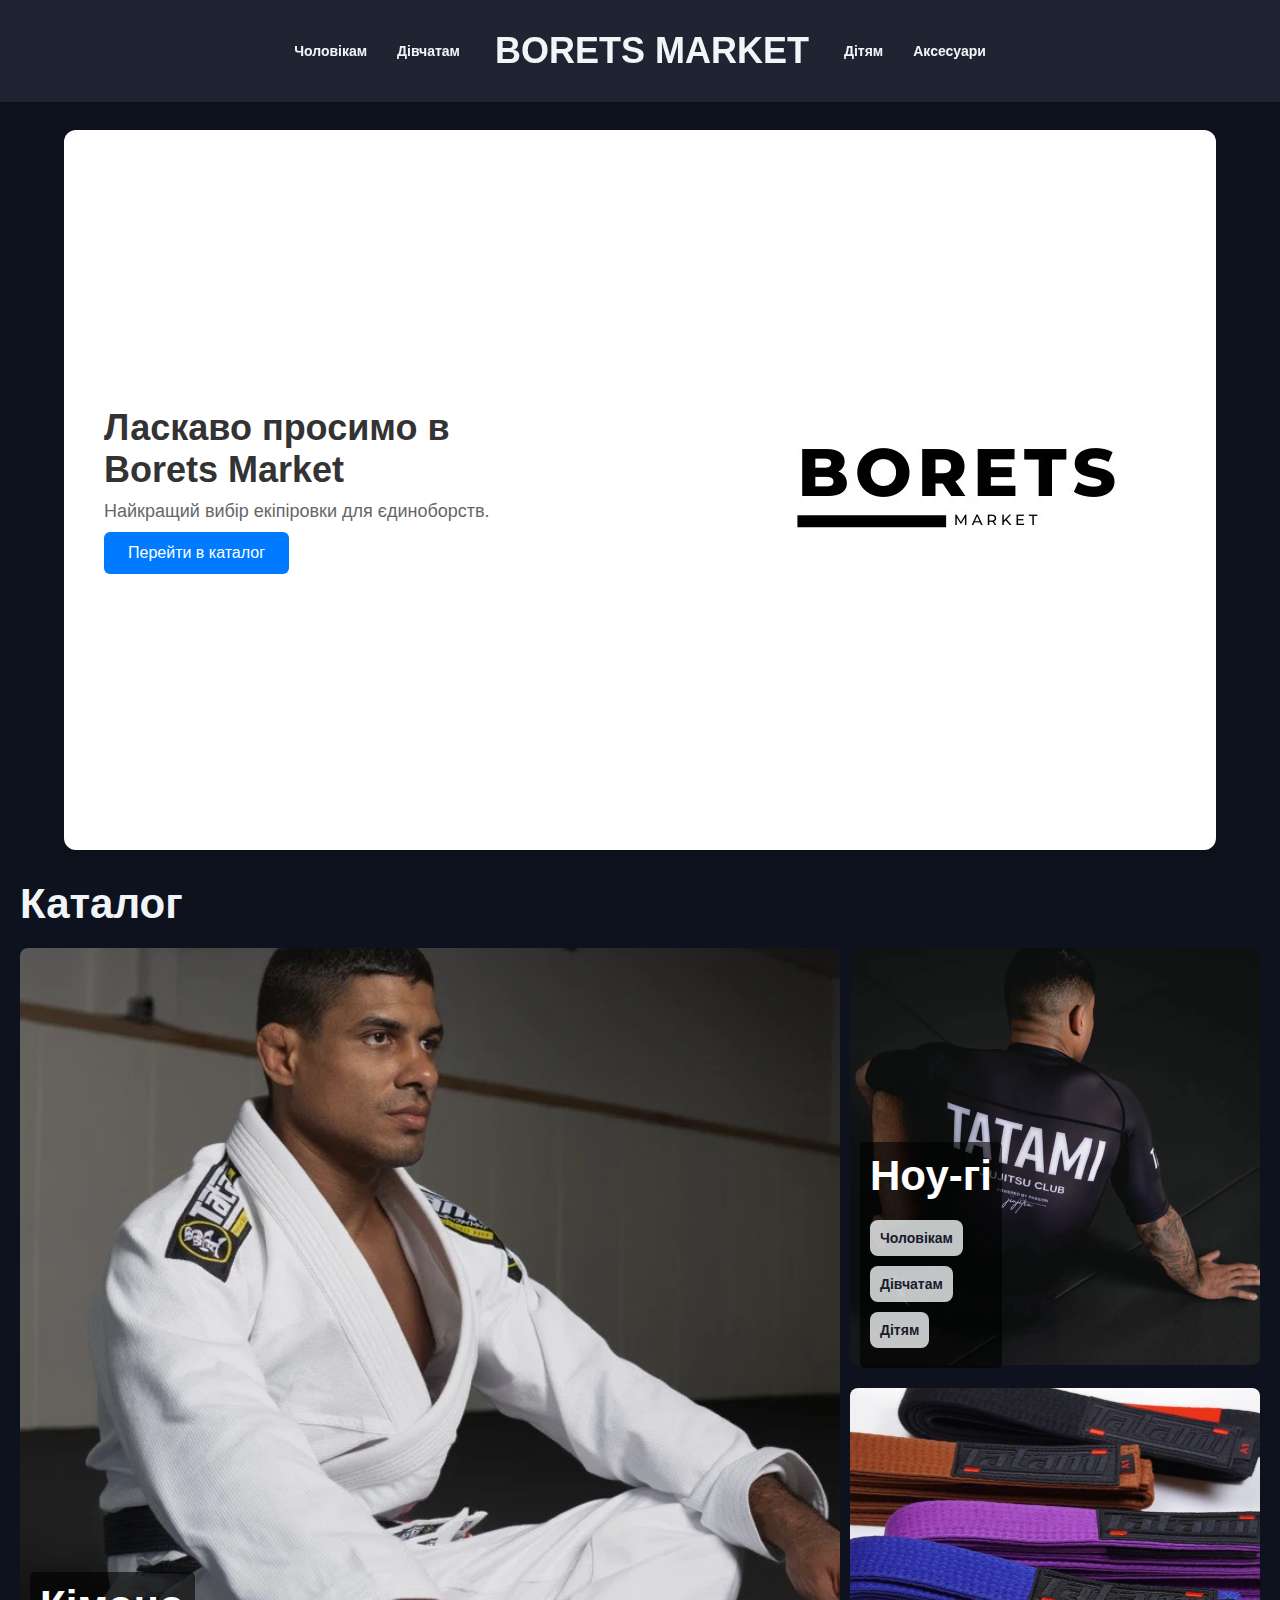
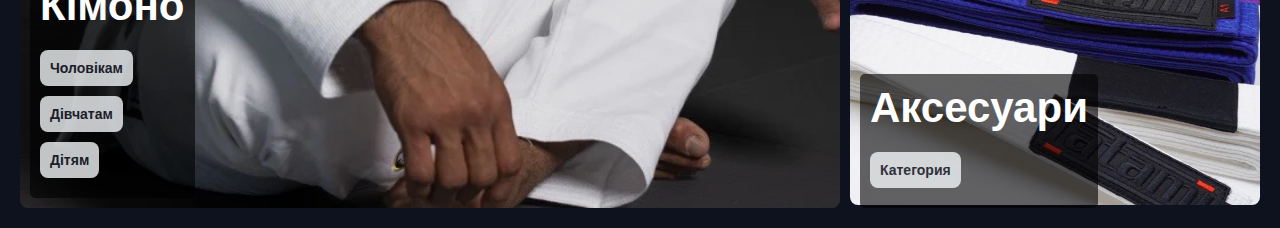
<file: index.html>
<!DOCTYPE html>
<html lang="en">
<head>
    <meta charset="UTF-8">
    <meta name="viewport" content="width=device-width, initial-scale=1.0">
    <link rel="preconnect" href="https://fonts.googleapis.com">
    <link rel="preconnect" href="https://fonts.gstatic.com" crossorigin>
    <link href="https://fonts.googleapis.com/css2?family=Roboto:ital,wght@0,100..900;1,100..900&display=swap" rel="stylesheet">
    <link rel="stylesheet" href="style.css">
    <title>Borets Market</title>
</head>
<body>
    <header class="header">
        <nav class="nav">
            <div class="dropdown">
                <a href="category.html?category=Чоловікам">Чоловікам</a>
                <div class="dropdown-menu">
                    <a href="category.html?category=Чоловікам&subcategory=Кімоно">Кімоно</a>
                    <a href="category.html?category=Чоловікам&subcategory=Ноу-гі">Ноу-гі</a>
                </div>
            </div>
            <div class="dropdown">
                <a href="category.html?category=Дівчатам">Дівчатам</a>
                <div class="dropdown-menu">
                    <a href="category.html?category=Дівчатам&subcategory=Кімоно">Кімоно</a>
                    <a href="category.html?category=Дівчатам&subcategory=Ноу-гі">Ноу-гі</a>
                </div>
            </div>
        </nav>
        
        <div class="logo"><a href="/BoretsMarket.github.io/">BORETS MARKET</a></div>
        
        <nav class="nav">
            <div class="dropdown">
                <a href="category.html?category=Дітям">Дітям</a>
                <div class="dropdown-menu">
                    <a href="category.html?category=Дітям&subcategory=Кімоно">Кімоно</a>
                    <a href="category.html?category=Дітям&subcategory=Ноу-гі">Ноу-гі</a>
                </div>
            </div>
            <div class="dropdown">
                <a href="category.html?category=Аксесуари">Аксесуари</a>
                <div class="dropdown-menu">
                    <a href="category.html?category=Рюкзаки">Рюкзаки</a>
                    <a href="category.html?category=Годинники">Годинники</a>
                    <a href="category.html?category=Окуляри">Окуляри</a>
                </div>
            </div>
        </nav>
    
        <div class="menu-toggle" onclick="toggleMenu()">☰</div>
        <div class="menu" id="menu">
            <div class="dropdown">
                <a href="category.html?category=Чоловікам" onclick="toggleDropdown(event)">Чоловікам</a>
                <div class="dropdown-menu">
                    <a href="category.html?category=Чоловікам&subcategory=Кімоно">Кімоно</a>
                    <a href="category.html?category=Чоловікам&subcategory=Ноу-гі">Ноу-гі</a>
                </div>
            </div>
            <div class="dropdown">
                <a href="category.html?category=Дівчатам" onclick="toggleDropdown(event)">Дівчатам</a>
                <div class="dropdown-menu">
                    <a href="category.html?category=Дівчатам&subcategory=Кімоно">Кімоно</a>
                    <a href="category.html?category=Дівчатам&subcategory=Ноу-гі">Ноу-гі</a>
                </div>
            </div>
            <div class="dropdown">
                <a href="category.html?category=Дівчатам" onclick="toggleDropdown(event)">Дітям</a>
                <div class="dropdown-menu">
                    <a href="category.html?category=Дітям&subcategory=Кімоно">Кімоно</a>
                    <a href="category.html?category=Дітям&subcategory=Ноу-гі">Ноу-гі</a>
                </div>
            </div>
            <div class="dropdown">
                <a href="category.html?category=Аксесуари" onclick="toggleDropdown(event)">Аксесуари</a>
                <div class="dropdown-menu">
                    <a href="category.html?category=Легінси">Легінси</a>
                    <a href="category.html?category=Сукні">Сукні</a>
                    <a href="category.html?category=Куртки">Куртки</a>
                </div>
            </div>
        </div>
    </header>

    <section class="hero">
        <div class="hero-content">
            <h1 class="hero-title">Ласкаво просимо в Borets Market</h1>
            <p class="hero-subtitle">Найкращий вибір екіпіровки для єдиноборств.</p>
            <button class="hero-button">Перейти в каталог</button>
        </div>
        <div class="hero-image">
            <img src="products img/hero.JPG" alt="Спортсмен в кимоно">
        </div>
    </section>

    
    <h1 class="catalog-title">Каталог</h1>
    <div class="photo-grid" id="photo-grid">
        <div class="photo-large">
            <img src="products img/NOVA_MOBILE_BANNER.webp" alt="Большая фотография">
            <div class="photo-info">
                <h3>Кімоно</h3>
                <a href="category.html?category=Чоловікам&subcategory=Кімоно">Чоловікам</a>
                <a href="category.html?category=Дівчатам&subcategory=Кімоно">Дівчатам</a>
                <a href="category.html?category=Дітям&subcategory=Кімоно">Дітям</a>
            </div>
        </div>
        <div class="photo-column">
            <div class="photo-small">
                <img src="products img/Mens_JJ_Club_SS_Rash_Guard_Web_Lifestyle_1.webp" alt="Маленькая фотография 1">
                <div class="photo-info">
                    <h3>Ноу-гі</h3>
                    <a href="category.html?category=Чоловікам&subcategory=Ноу-гі">Чоловікам</a>
                    <a href="category.html?category=Дівчатам&subcategory=Ноу-гі">Дівчатам</a>
                    <a href="category.html?category=Дітям&subcategory=Ноу-гі">Дітям</a>
                </div>
            </div>
            <div class="photo-small">
                <img src="products img/ACCESSORIES_MOBILE_BANNER.webp" alt="Маленькая фотография 2">
                <div class="photo-info">
                    <h3>Аксесуари</h3>
                    <a href="#">Категория</a>
                </div>
            </div>
        </div>
    </div>
    
    <script src="app.js"></script>
</body>
</html>
</file>
<file: style.css>
body {
    margin: 0;
    font-family: "Roboto", serif;
    background-color: #0d121e;
    color: #f2f5f7;
    padding-top: 100px;
}

a{
    text-decoration: none;
    color: inherit;
}

.container{
    max-width: 1200px;
    margin: 0 auto;
    padding: 0 20px;
}

/* Hero Section */
.hero {
    display: flex;
    align-items: center;
    justify-content: space-between;
    max-width: 1200px;
    width: 90%;
    height: 90%;
    background: white;
    padding: 40px;
    border-radius: 12px;
    box-shadow: 0 10px 20px rgba(0, 0, 0, 0.1);
    margin: 0 auto;
    margin-top: 30px;
    margin-bottom: 30px;
}

/* Левая часть: текст */
.hero-content {
    max-width: 50%;
}

.hero-title {
    width: 85%;
    font-size: 36px;
    margin: 0;
    color: #333;
    opacity: 0;
    transform: translateY(-20px);
    transition: opacity 0.5s ease, transform 0.5s ease;
}

.hero-subtitle {
    font-size: 18px;
    margin: 10px 0;
    color: #666;
    opacity: 0;
    transform: translateY(-20px);
    transition: opacity 0.6s ease, transform 0.6s ease;
}

/* Кнопка */
.hero-button {
    padding: 12px 24px;
    background-color: #007bff;
    color: white;
    border: none;
    font-size: 16px;
    cursor: pointer;
    border-radius: 6px;
    transition: 0.3s;
    opacity: 0;
    transform: translateY(-20px);
    transition: opacity 0.7s ease, transform 0.7s ease;
}

.hero-button:hover {
    background-color: #0056b3;
}

/* Правая часть: изображение */
.hero-image {
    max-width: 50%;
    text-align: right;
}

.hero-image img {
    max-width: 100%;
    border-radius: 12px;
    opacity: 0;
    transform: scale(0.9);
    transition: opacity 0.8s ease, transform 0.8s ease;
}


.category-title{
    margin-top: 30px;
    margin-bottom: 20px;
}
.btn{
    display: inline-block;
    padding: 10px 20px;
    background-color: #f2f5f7;
    color: #1f2432;
    border-radius: 5px;
    font-weight: 700;
    transition: background-color 0.3s ease;
    cursor: pointer;
    border: none;
    font-size: 18px;
}
.btn:hover{
    background-color: #d9dde2;
}
.header {
    display: flex;
    justify-content: center;
    align-items: center;
    background-color: #1f2432;
    padding: 30px 30px;
    position: fixed;
    top: 0;
    left: 0;
    width: 100%;
    box-shadow: 0px 4px 6px rgba(0, 0, 0, 0.1); /* Тень для отделения от контента */
    z-index: 1000; 
}
.logo {
    font-size: 36px;
    font-weight: bold;
    text-align: center;
    margin: 0 30px;
    cursor: pointer;
}
.nav {
    display: flex;
    gap: 20px;
}
.nav a {
    text-decoration: none;
    color: #f2f5f7;
    font-weight: 700;
    font-size: 14px;
    position: relative;
    padding-bottom: 5px; /* Добавляем место для подчеркивания */
    transition: color 0.3s ease;
}

.nav a::after {
    content: "";
    position: absolute;
    left: 0;
    bottom: 0;
    width: 0;
    height: 3px; /* Толщина подчеркивания */
    background-color: #f2f5f7;
    transition: width 0.3s ease;
}

.nav a:hover {
    color: #f2f5f7;
}

.nav a:hover::after {
    width: 100%;
}

.dropdown {
    position: relative;
    padding: 5px;
}

.dropdown-menu {
    display: none;
    position: absolute;
    top: 100%;
    left: 0;
    background: #f2f5f7;
    box-shadow: 0 2px 10px rgba(0, 0, 0, 0.2);
    border-radius: 5px;
    overflow: hidden;
    min-width: 150px;
    z-index: 1;
}

.dropdown-menu a {
    display: block;
    padding: 10px;
    color: #1f2432;
    text-decoration: none;
}
.dropdown:hover .dropdown-menu {
    display: block;
}
.dropdown-menu a:hover {
    background: #d9dde2;
}
.menu {
    display: none;
    flex-direction: column;
    gap: 10px;
    position: absolute;
    top: 60px;
    right: 0;
    background: #1f2432;
    padding: 10px;
    border-radius: 5px;
    width: 30%;
    z-index: 1;
}
.menu a {
    display: block;
}
.menu-toggle {
    display: none;
    cursor: pointer;
    font-size: 36px;
}

.products-container {
    display: flex;
    flex-wrap: wrap;
    gap: 20px;
    /* justify-content: center; */
}
.product-card {
    background: #1f2432;
    padding: 15px;
    border-radius: 8px;
    width: 275px;
    text-align: center;
    box-shadow: 0 4px 6px rgba(0, 0, 0, 0.3);
    display: flex;
    flex-direction: column;
    justify-content: space-between;
}
.product-card img {
    width: 100%;
    height: auto;
    border-radius: 6px;
}
.product-card h3 {
    font-size: 18px;
    margin: 10px 0 0 0;
    height: 45px;

}
.product-card p {
    margin: 5px 0 10px 0;
}


* {
    margin: 0;
    padding: 0;
    box-sizing: border-box;
}

body, html {
    height: 100%;
    font-family: Arial, sans-serif;
}
.catalog-title{
    padding-left: 20px;
    font-size: 42px;
}

.photo-grid {
    display: flex;
    gap: 10px;
    max-width: 100%;
    height: 100vh; /* Занимает 100% высоты экрана */
    padding: 20px;
}

.photo-large, .photo-column {
    height: 100%;
    display: flex;
    flex-direction: column;
}

.photo-large {
    flex: 2;
    position: relative;
}

.photo-large img {
    width: 100%;
    height: 100%;
    object-fit: cover;
    display: block;
    border-radius: 8px;
}

.photo-column {
    flex: 1;
    display: flex;
    flex-direction: column;
    gap: 10px;
}

.photo-small {
    flex: 1;
    position: relative;
    height: 50%;
}

.photo-small img {
    width: 100%;
    height: 97%;
    object-fit: cover;
    display: block;
    border-radius: 8px;
}

.photo-info {
    display: flex;
    flex-direction: column;
    position: absolute;
    bottom: 10px;
    left: 10px;
    background: rgba(0, 0, 0, 0.6);
    color: #fff;
    padding: 10px;
    border-radius: 5px;
}

.photo-info h3 {
    font-size: 42px;
    margin: 0;
    margin-bottom: 20px;
}

.photo-info a {
    color: #1f2432;
    text-decoration: none;
    font-size: 14px;
    padding: 10px;
    border-radius: 8px;
    background: #f2f5f7;
    opacity: 0.8;
    margin-bottom: 10px;
    text-align: center;
    width: fit-content;
    font-weight: 700;
    transition: transform 0.3s ease, opacity 0.3s ease, background 0.3s ease;
}

.photo-info a:hover {
    transform: scale(1.1);
    opacity: 1;
    background: #e0e4e7;
}


@media (max-width: 768px) {
    .product-card{
        width: 100%;
    }
    .nav {
        display: none;
    }
    .menu-toggle {
        display: block;
    }
    .header {
        /* justify-content: space-between; */
        padding: 15px 15px;
    }
    .logo {
        font-size: 32px;
    }

    .photo-grid {
        flex-wrap: nowrap;
        flex-direction: column;
    }

    .photo-large {
        flex: 2;
    }

    .photo-column {
        flex: 1;
    }

    .photo-small {
        flex: 1;
    }

    .dropdown:hover .dropdown-menu {
        display: block;
    }
}

/* Мобильное меню */
.menu-toggle {
    display: none;
    font-size: 24px;
    cursor: pointer;
    color: #f2f5f7;
}

.menu {
    display: none;
    flex-direction: column;
    background: #1f2432;
    position: absolute;
    top: 60px;
    left: 0;
    width: 100%;
    padding: 10px;
}

.menu .dropdown-menu {
    position: static;
    display: none;
    background: #1f2432;
}

.menu .dropdown-menu a {
    color: #f2f5f7;
    padding: 10px;
}

/* Адаптив */
@media (max-width: 768px) {
    .menu-toggle {
        display: block;
    }

    .nav {
        display: none;
    }

    .menu {
        display: none;
    }

    .menu.show {
        display: flex;
    }
}

/* Адаптив */
@media (max-width: 768px) {
    .hero {
        flex-direction: column;
        justify-content: center;
        text-align: center;
        height: 435px;
        margin-top: 0;
        /* background-image: url('products img/hero.jpg');
        background-size: cover; */
    }

    .hero-content {
        max-width: 100%;
    }

    .hero-image {
        max-width: 100%;
        text-align: center;
        margin-top: 20px;
        display: none;
    }

    .hero-title {
        width: auto;
    }
}
</file>
